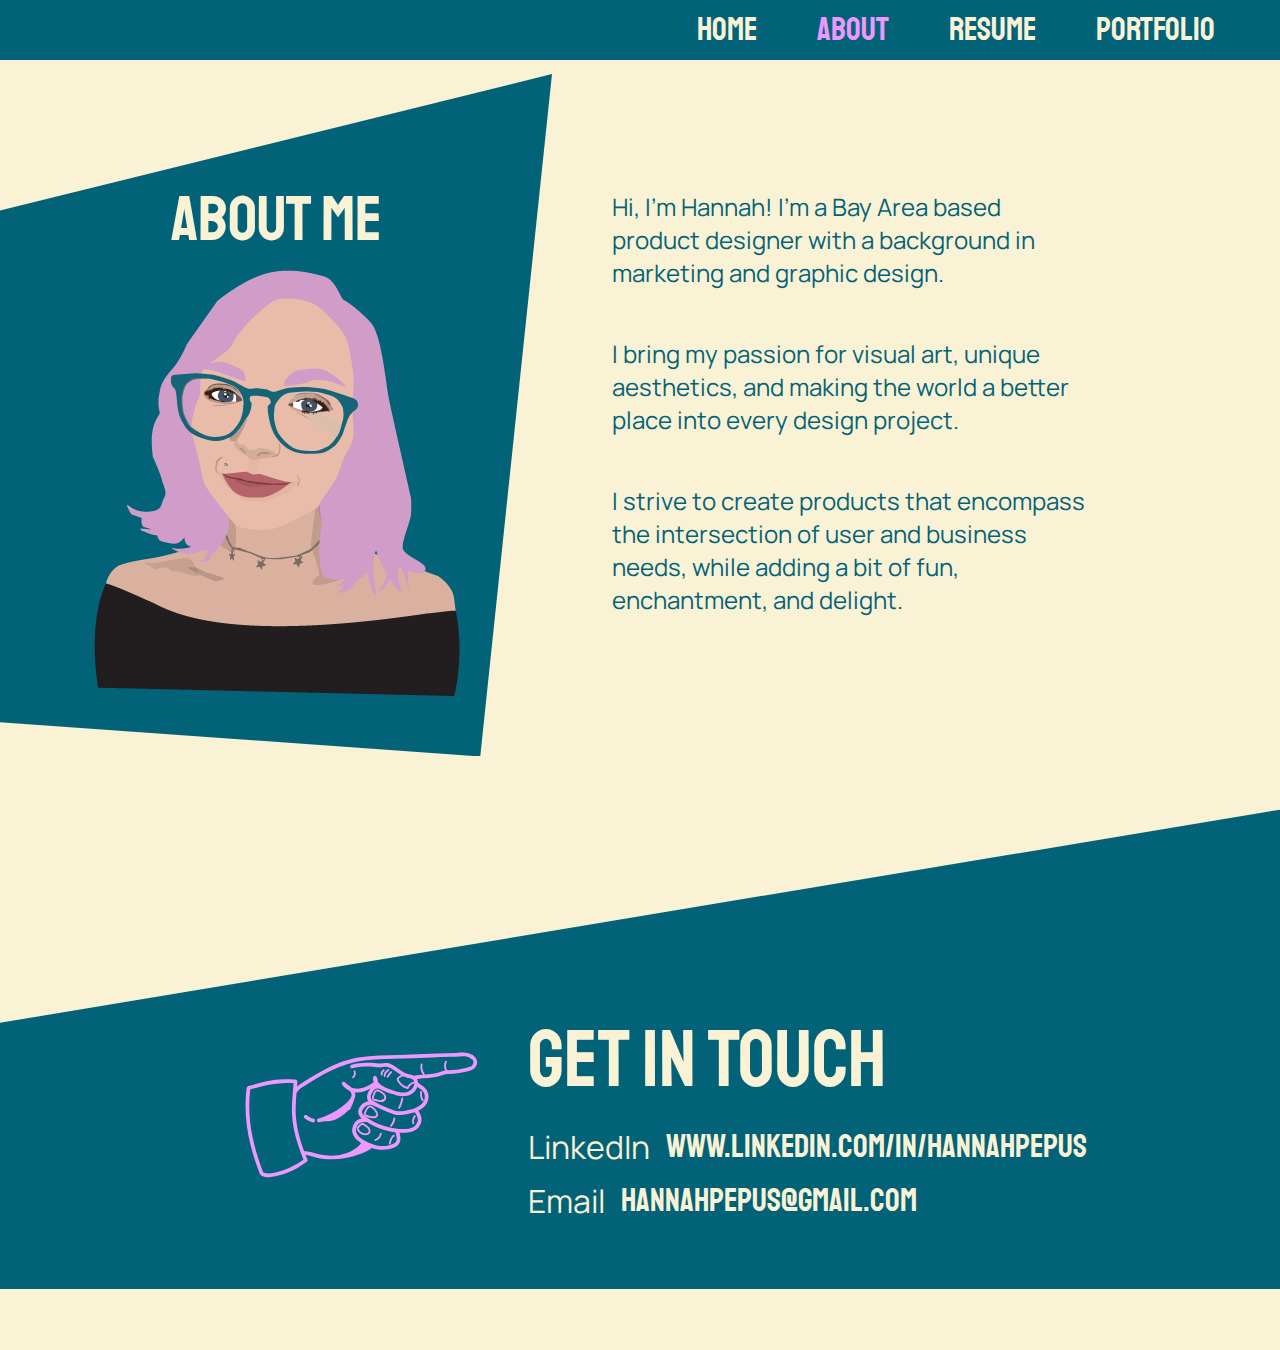
<file: about.html>
<!DOCTYPE html>
<html lang="en">
<head>
    <meta charset="UTF-8">
    <meta name="viewport" content="width=device-width, initial-scale=1.0">
    <title>About</title>
    <link rel="stylesheet" href="styles.css">
</head>
<body>
    <!--header id="sticky-header">
        <div class="menu">
        <div class="spacer"></div>
        <nav>
        <a href=home.html button class="nav-button">HOME</button></a>
        <button class="nav-button-current">ABOUT</button>
        <button class="nav-button">RESUME</button>
        </nav>
        </div>
    </header-->

    <div class="sticky-div" id="sticky-header">
        <div class="menu">
            <div class="spacer"></div>
            <nav>
            <a href=index.html button class="nav-button">HOME</button></a>
            <button class="nav-button-current">ABOUT</button>
            <a href=resume.html button class="nav-button">RESUME</button></a>
            <div class="dropdown">
                <button class="nav-button">PORTFOLIO</button>
                <div class="dropdown-content">
                    <a href="iCoach.html">iCoach</a>
                    <a href="SoundCloud.html">SoundCloud</a>
                    <a href="OliverTutorMe.html">OliverTutor.Me</a>
                </div>
            </div>
            </nav>
        </div>
    </div>

    <div class="about-top-section">
    
        <div class="about-header-container">
            <div class="spacer"></div>
            <h1>About Me</h1>
            <img src="hannah_headshot_vector_update.png" alt="vector illustration of hannah pepus">
        </div>

        <div class="about-body-container">   
        <p class="large-padding">Hi, I’m Hannah! I’m a Bay Area based product designer with a background in marketing and graphic design.</p>
        <p class="large-padding">I bring my passion for visual art, unique aesthetics, and making the world a better place into every design project.</p>
        <p class="large-padding">I strive to create products that encompass the intersection of user and business needs, while adding a bit of fun, enchantment, and delight.</p>
        </div>
    
    </div>

   <!-- ADD BACK IN LATER
    <div class="about-bottom-section">
    
        <div class="about-bottom-left">
            <h2>Things I Love</h2>
            <p>Exploring the world</p>
            <p>Hiking with my dog, Bugsy</p>
            <p>Going to concerts and festivals</p>
            <p>Creating digital art for my Etsy shop</p>
            <p>Cooking (and eating)</p>
        </div>
    
        <div class="about-bottom-center">
            <div class="about-bottom-topcenter"> 
                <h2>Latest Top Adventures</h2>  
                <p>Swimming in a bioluminescent bay and snorkeling with a sea turtle in Puerto Rico</p>
            </div>
        
            <div class="about-bottom-bottomcenter"> 
                <h2>Favorite food</h2>  
                <p>Sushi</p>
            </div>
        </div>

        <div class="about-bottom-right"> 
            <h2>Places I've Lived</h2>  
            <p>Silver Spring, MD</p>
            <p>Myrtle Beach, SC</p>
            <p>Syracuse, NY</p>
            <p>Oakland, CA</p>
        </div>

    </div>
    ---------------------------------->

        <footer>
            <div class="footer-content">
                <img src="Hannah_Portfolio_Hands-getintouch.svg" class="hand-getintouch" alt="Illustration of hand pointing">    
                <div class="footer-text">
                    <h2>Get in Touch</h2>
                    <div class="contact-info linkedin-info">
                        <p>LinkedIn</p>
                        <a href="https://www.linkedin.com/in/hannahpepus/">www.linkedin.com/in/hannahpepus</a>
                    </div>
                    <div class="contact-info email-info">
                        <p>Email</p>
                        <a href="mailto:hannahpepus@gmail.com">hannahpepus@gmail.com</a> 
                    </div>    
                </div>
            </div>
        </footer>

    <link href='https://fonts.googleapis.com/css?family=Staatliches' rel='stylesheet'>
    <link href='https://fonts.googleapis.com/css?family=Manrope' rel='stylesheet'>
</body>
</html>
</file>
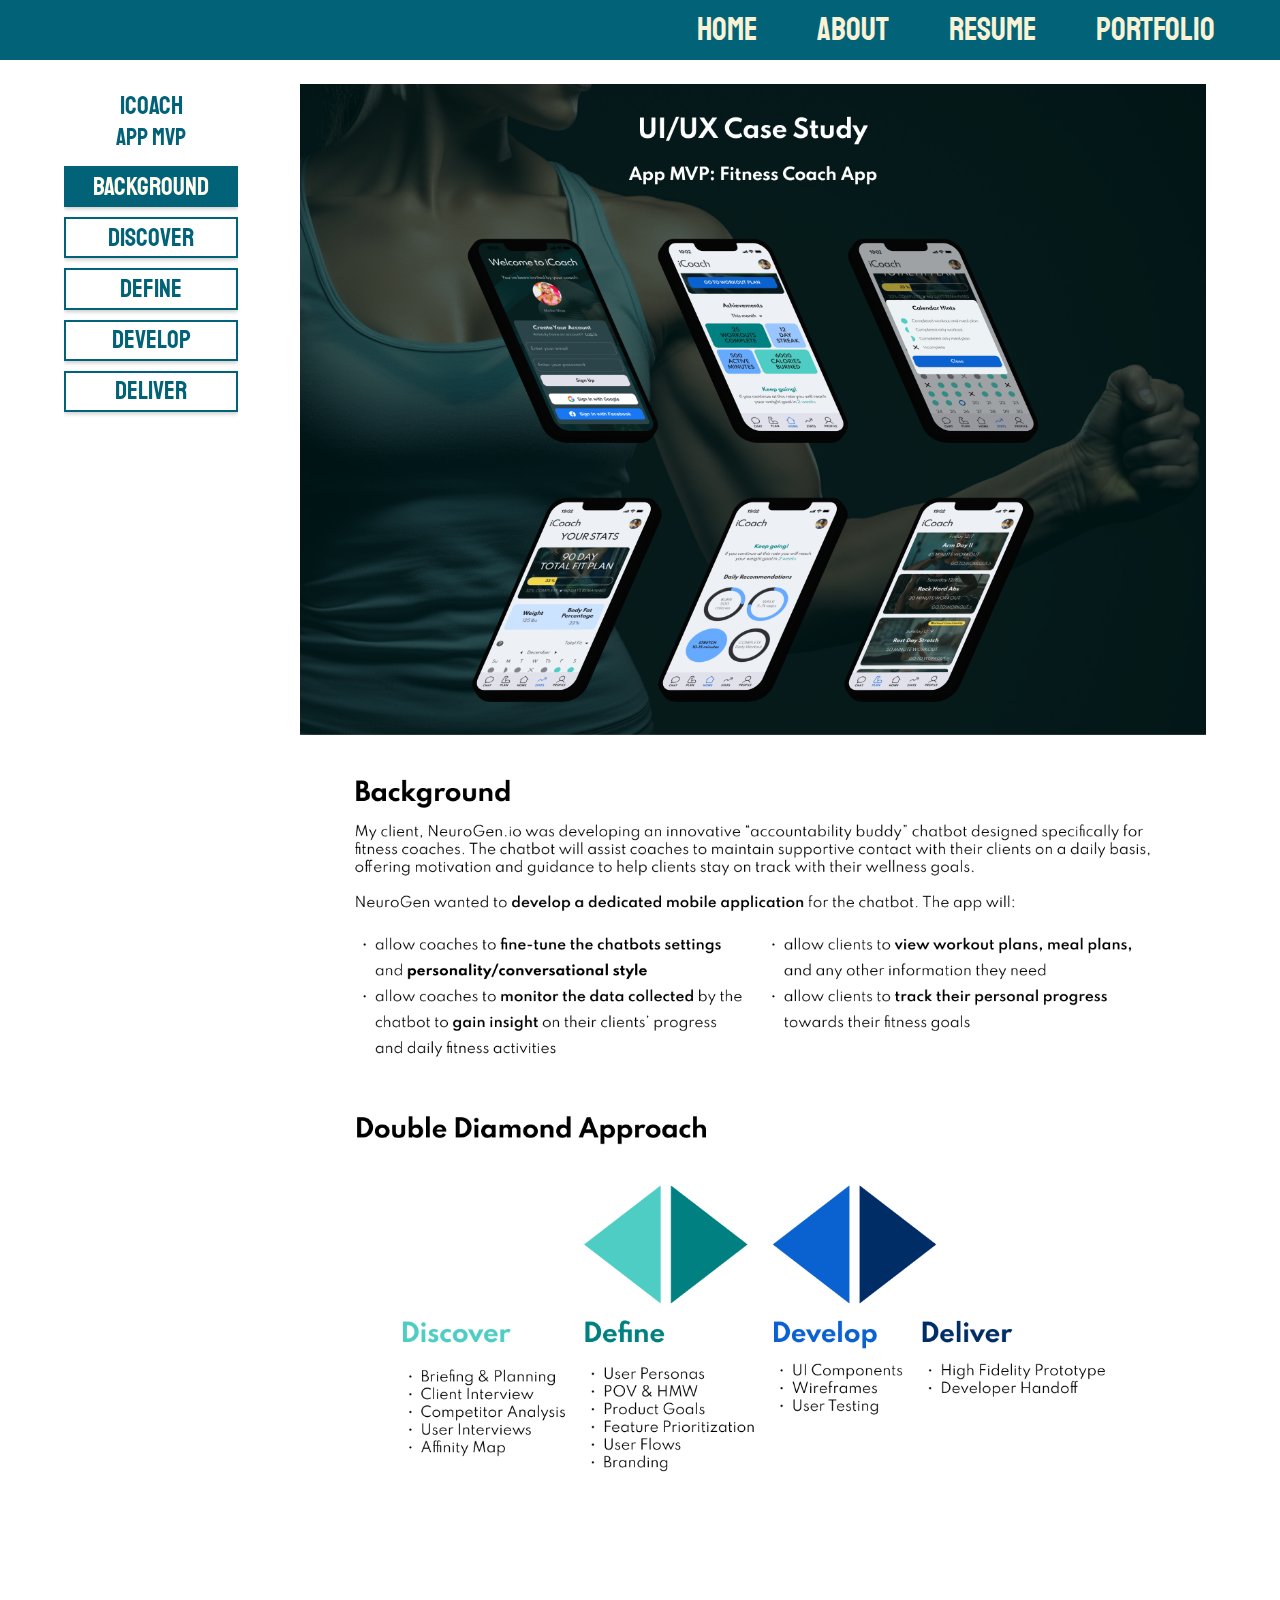
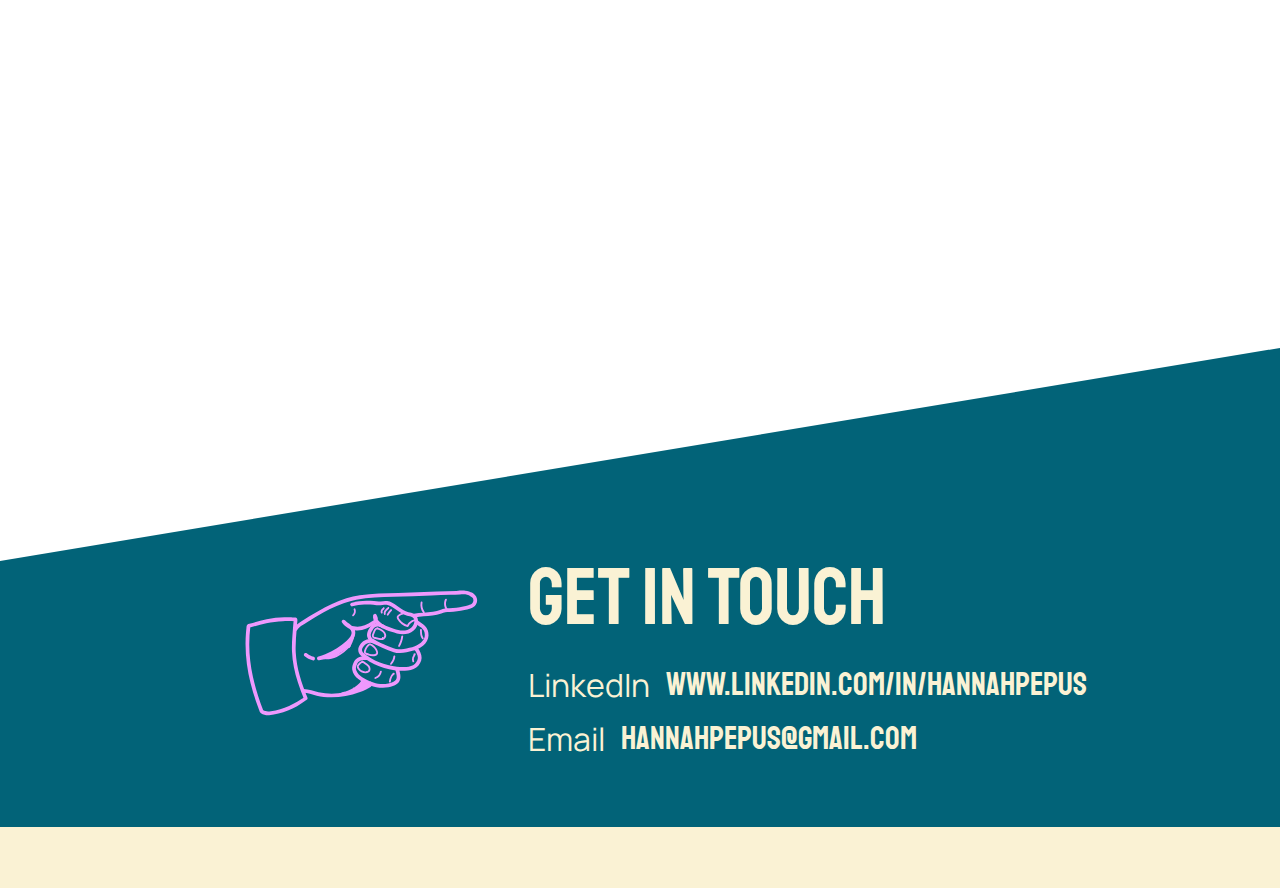
<file: iCoach.html>
<!DOCTYPE html>
<html lang="en">
<head>
    <meta charset="UTF-8">
    <meta name="viewport" content="width=device-width, initial-scale=1.0">
    <title>iCoach</title>
    <link rel="stylesheet" href="styles.css">
</head>
<body class="project-page">
    
    <div class="sticky-div" id="sticky-header">
        <div class="menu">
            <div class="spacer"></div>
            <nav>
            <a href=index.html button class="nav-button">HOME</button></a>
            <a href=about.html button class="nav-button">ABOUT</button></a>
            <a href=resume.html button class="nav-button">RESUME</button></a>
            <div class="dropdown">
                <button class="nav-button">PORTFOLIO</button>
                <div class="dropdown-content">
                    <a href="iCoach.html">iCoach</a>
                    <a href="SoundCloud.html">SoundCloud</a>
                    <a href="OliverTutorMe.html">OliverTutor.Me</a>
                </div>
            </div>
            </nav>
        </div>
    </div>


    <!-- <div>
        <img src="icoach-Intro.png" alt="preview of icoach prototype screens">
    </div> -->
    
    <div class="wrapper">
        <div class="tabs-container">

            <div class="project-page-title">
                <h2>iCoach</h2>
                <p>App MVP</p>
            </div>
            
            <div class="tabs">
                <input type="radio" id="Background" name="tab" class="tab-input" checked>
                <label for="Background" class="tab-label">Background</label>
            
                <input type="radio" id="Discover" name="tab" class="tab-input">
                <label for="Discover" class="tab-label">Discover</label>

                <input type="radio" id="Define" name="tab" class="tab-input">
                <label for="Define" class="tab-label">Define</label>

                <input type="radio" id="Develop" name="tab" class="tab-input">
                <label for="Develop" class="tab-label">Develop</label>

                <input type="radio" id="Deliver" name="tab" class="tab-input">
                <label for="Deliver" class="tab-label">Deliver</label>
            </div>
        </div>
        <div class="casestudy-image-container">
            <img src="icoach-Background.png" alt="Background information for iCoach app MVP" class="tab-content Background extra-margin-bottom">
            <img src="icoach-Discover.png" alt="breakdown of the research and analysis for iCoach app MVP" class="tab-content Discover">
            <img src="icoach-Define.png" alt="breakdown of defining the project for iCoach app MVP" class="tab-content Define">
            <img src="icoach-Develop.png" alt="breakdown of developing the iCoach app MVP" class="tab-content Develop">
            <img src="icoach-Deliver.png" alt="mockups of final prototype" class="tab-content Deliver">
        </div>
    </div>
    
    <footer>
        <div class="footer-content">
            <img src="Hannah_Portfolio_Hands-getintouch.svg" class="hand-getintouch" alt="Illustration of hand pointing">    
            <div class="footer-text">
                <h2>Get in Touch</h2>
                <div class="contact-info linkedin-info">
                    <p>LinkedIn</p>
                    <a href="https://www.linkedin.com/in/hannahpepus/">www.linkedin.com/in/hannahpepus</a>
                </div>
                <div class="contact-info email-info">
                    <p>Email</p>
                    <a href="mailto:hannahpepus@gmail.com">hannahpepus@gmail.com</a> 
                </div>    
            </div>
        </div>
    </footer>
    

</body>

<script src="portfolio.js"></script>

<link href='https://fonts.googleapis.com/css?family=Staatliches' rel='stylesheet'>
<link href='https://fonts.googleapis.com/css?family=Manrope' rel='stylesheet'>

</html>
</file>
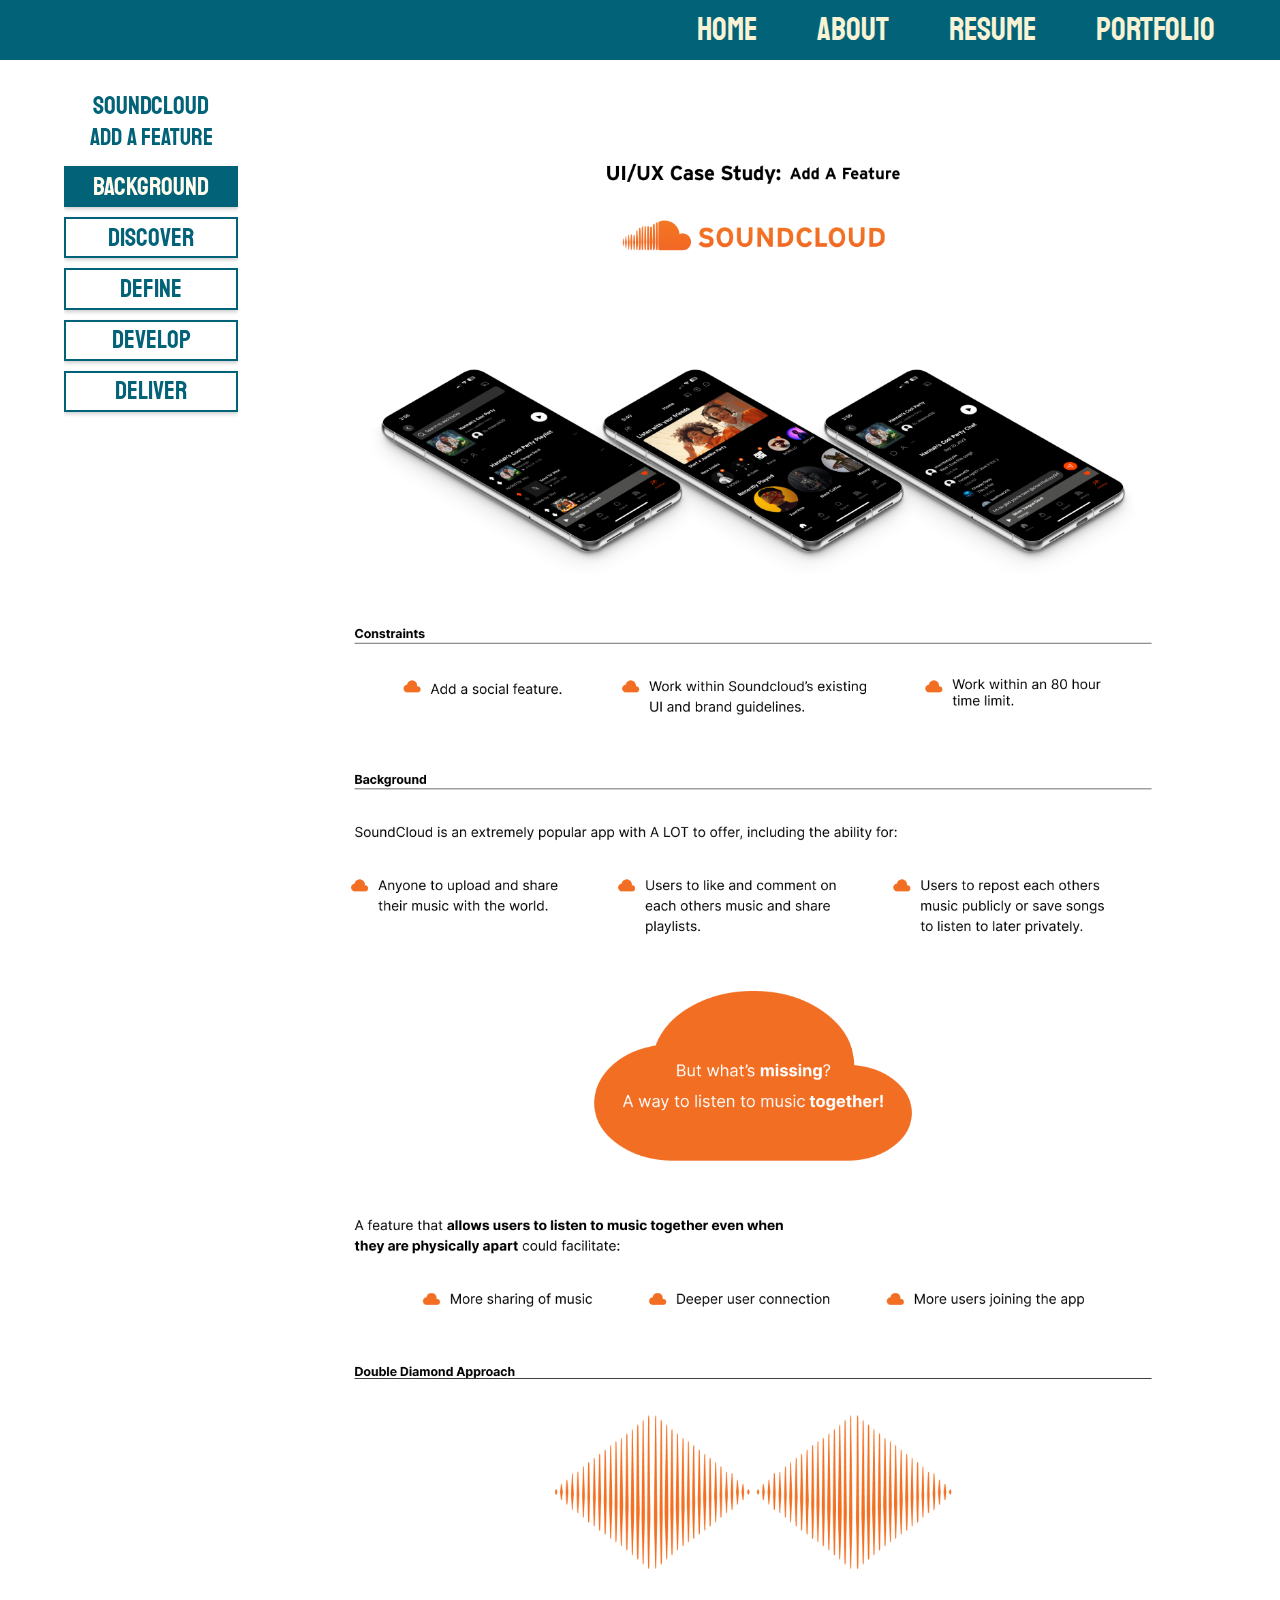
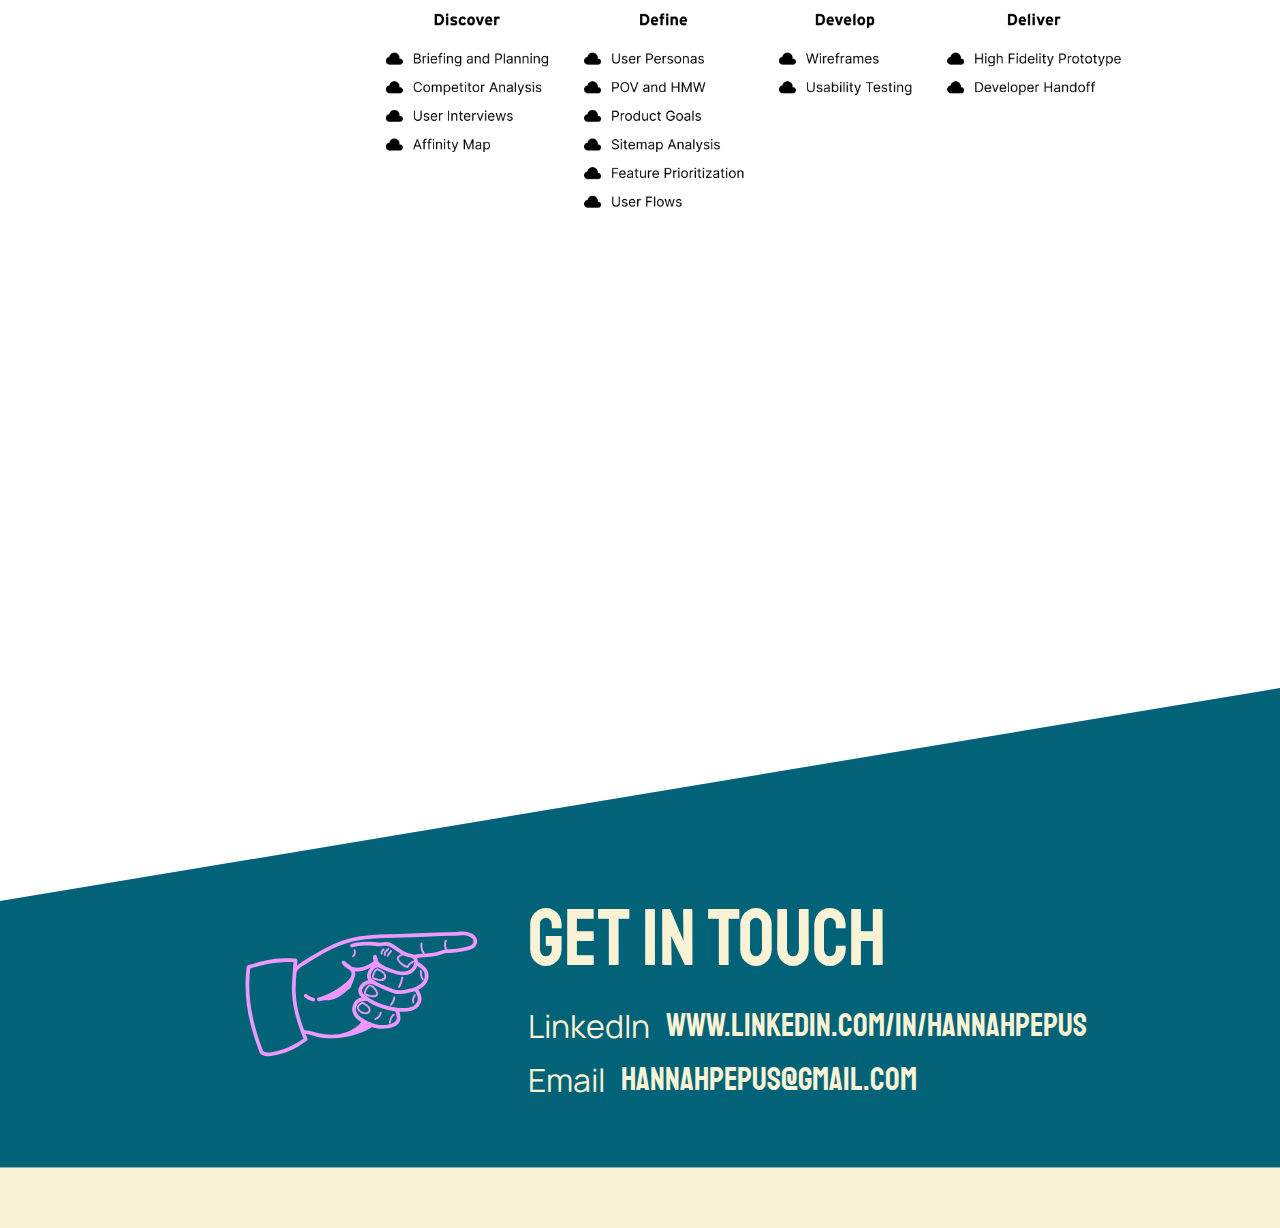
<file: SoundCloud.html>
<!DOCTYPE html>
<html lang="en">
<head>
    <meta charset="UTF-8">
    <meta name="viewport" content="width=device-width, initial-scale=1.0">
    <title>SoundCloud</title>
    <link rel="stylesheet" href="styles.css">
</head>
<body class="project-page">
    
    <div class="sticky-div" id="sticky-header">
        <div class="menu">
            <div class="spacer"></div>
            <nav>
            <a href=index.html button class="nav-button">HOME</button></a>
            <a href=about.html button class="nav-button">ABOUT</button></a>
            <a href=resume.html button class="nav-button">RESUME</button></a>
            <div class="dropdown">
                <button class="nav-button">PORTFOLIO</button>
                <div class="dropdown-content">
                    <a href="iCoach.html">iCoach</a>
                    <a href="SoundCloud.html">SoundCloud</a>
                    <a href="OliverTutorMe.html">OliverTutor.Me</a>
                </div>
            </div>
            </nav>
        </div>
    </div>


    <!-- <div>
        <img src="icoach-Intro.png" alt="preview of icoach prototype screens">
    </div> -->
    
    <div class="wrapper">
    <div class="tabs-container">

        <div class="project-page-title">
            <h2>SoundCloud</h2>
            <p>Add a Feature</p>
            </div>
        
        <div class="tabs">
        <input type="radio" id="Background" class="tab-input" name="tab" checked>
        <label for="Background" class="tab-label">Background</label>
    
        <input type="radio" id="Discover" class="tab-input" name="tab">
        <label for="Discover" class="tab-label">Discover</label>

        <input type="radio" id="Define" class="tab-input" name="tab">
        <label for="Define" class="tab-label">Define</label>

        <input type="radio" id="Develop" class="tab-input" name="tab">
        <label for="Develop" class="tab-label">Develop</label>

        <input type="radio" id="Deliver" class="tab-input" name="tab">
        <label for="Deliver" class="tab-label">Deliver</label>
        </div>
    </div>
    <div class="casestudy-image-container">
        <img src="SoundCloud-background.png" alt="Background information for SoundCloud add a feature" class="tab-content Background extra-margin-bottom">
        <img src="SoundCloud-Discover.png" alt="breakdown of the research and analysis for SoundCloud add a feature" class="tab-content Discover extra-margin-bottom">
        <img src="SoundCloud-Define.png" alt="breakdown of defining the project for SoundCloud add a feature" class="tab-content Define">
        <img src="SoundCloud-develop.png" alt="breakdown of developing the JukeBox feature for SoundCloud" class="tab-content Develop">
        <img src="SoundCloud-deliver.png" alt="images of final prototype" class="tab-content Deliver">
    </div>
    </div>
    
    <footer>
        <div class="footer-content">
            <img src="Hannah_Portfolio_Hands-getintouch.svg" class="hand-getintouch" alt="Illustration of hand pointing">    
            <div class="footer-text">
                <h2>Get in Touch</h2>
                <div class="contact-info linkedin-info">
                    <p>LinkedIn</p>
                    <a href="https://www.linkedin.com/in/hannahpepus/">www.linkedin.com/in/hannahpepus</a>
                </div>
                <div class="contact-info email-info">
                    <p>Email</p>
                    <a href="mailto:hannahpepus@gmail.com">hannahpepus@gmail.com</a> 
                </div>    
            </div>
        </div>
    </footer>
    

</body>

<script src="portfolio.js"></script>

<link href='https://fonts.googleapis.com/css?family=Staatliches' rel='stylesheet'>
<link href='https://fonts.googleapis.com/css?family=Manrope' rel='stylesheet'>

</html>
</file>
<file: styles.css>
body, html {
    /*height: 100%;*/
    margin: 0;
    padding: 0;
    font-family:'Manrope', 'Arial', 'Helvetica', sans-serif;
    font-size: 16px;
    font-weight: 400;
    background-color: #FAF2D4;
}

.project-page {
    background-color: #FFFFFF;
}

/* Sticky Footer + Header */

.content-before {
    min-height: 100vh;
}

.sticky-div {
    background-color: #026378;
    position: -webkit-sticky; /* For Safari */
    position: sticky;
    top: 0;
    padding: 20px;
    z-index: 10;
    margin-top: -50px; 
}

#sticky-header {
    position: -webkit-sticky; /* For Safari */
    position: sticky;
    top: 0;
    background-color:  #026378;
    padding: 0 0;
    z-index: 1000; /* Ensure the header stays on top of other content */
    display: flex;
    justify-content: flex-end;
    /*clip-path: polygon(0 0, 100% 50%, 100% 100%, 0 100%);*/
    z-index: 5;
}

/*dropdown styling*/

/* Dropdown Content */
.dropdown-content {
    display: none;
    position: absolute;
    background-color: #FFFBED;
    min-width: 160px;
    box-shadow: 0px 8px 16px 0px rgba(0,0,0,0.2);
    z-index: 1;
}

/* Show Dropdown Content on Hover */
.dropdown:hover .dropdown-content {
    display: block;
}

/* Dropdown Links */
.dropdown-content a {
    color:#026378;
    padding: 12px 16px;
    text-decoration: none;
    display: block;
    font-size: clamp(.8em, 2.5vw, 2em);
}

/* Change Dropdown Link Color on Hover */
.dropdown-content a:hover {
    background-color:#EE98FD;
    color:#FFFBED;
}

@media (max-width: 768px) {

.dropdown-content {
    min-width: auto;
}
    
.dropdown-content a {
    padding: 5px
}

}

/*end drop down*/



/*#sticky-header::after {
    content: '';
    position: absolute;
    left: 0;
    right: 0;
    top: 0;
    bottom: 0;
    background: #FAF2D4; 
    clip-path: polygon(0% 90%, 55% 9%, 60% 0%, 56% 0%); 
    z-index: -1; 
  }*/

.menu {
    margin-right: 2.75%;
    display: flex;
    flex-direction: row;
}

.logo {
    display: inline-block;
    margin-right: auto;
    color:#FFFBED;
    font-size: 2em;
    font-family:'Staatliches', 'Anton', 'Exo', sans-serif;
    align-items:center;
}

.spacer {
    flex-grow: 1;
}

.menu nav{
    display: flex;
    align-items: center;
}

.nav a {
    margin-left: 48px;
}


/*-------------------------------*/



/* Background polygons */

.hero-div {
    width: 100%;
    /* Adjust height as needed (from 0 to 100vh) Changes height of background polygon! */
    height: 100vh; 
    /*------------*/
    position: relative;
    overflow: hidden; /* Ensure that any content outside the bounds of the div is hidden */
    /*background: hsl(0, 0%, 0%); */ /* The lower color */
    display: flex;
    justify-content: center;
    align-items: center;
    text-align: center;
}

.hero-div::before {
    content: '';
    position: absolute;
    top: 0;
    left: 0;
    width: 100%;
    height: 100%;
    background: #026378; /* The upper color */
    clip-path: polygon(0 0, 100% 10%, 100% 90%, 0 100%); /* Adjust these points to match the angle of your image */
    /*clip-path: polygon(0 0, 100% 10%, 100% 90%, 0 100%);*/
    /*box-shadow: 0 8px 0 0 #000;*/
    z-index: 1;
}

.hero-div::after {
    content: '';
    position: absolute;
    top: calc(100% - 10px); /* Offset by the thickness of the desired stroke */
    left: 0;
    width: 100%;
    height: 100%;
    background: transparent;
    clip-path: polygon(0 0, 100% 10%, 100% 90%, 0 100%);
    border-bottom: 10px solid #FAF2D4; /* This creates a border that simulates a stroke */
    z-index: 2; /* Make sure it is above the hero-div content */
}


/*-------------------------------*/

/* Welcome: landing page */

/*
.header-container h1 {
    font-size: 8em; Large text for the welcome message
    color: #FAF2D4;
    font-family:'Staatliches', 'Anton', 'Exo', sans-serif;
    font-style: normal;
    font-weight: 400;
    line-height: 110%
}

.subheader-container h1 {
    margin-top: 10px;
    font-size: 8em; Large text for the welcome message
    color: #FAF2D4;
    font-family:'Staatliches', 'Anton', 'Exo', sans-serif;
    font-style: normal;
    font-weight: 400;
    line-height: 110%
}
*/

.welcome-container {
    width: 100%;
    /*height: 1200px;*/
    flex-shrink: 0;
    color: #FAF2D4;
    display: flex;
    flex-direction: column; 
    justify-content: center;
    align-items: center;
    text-align: left;
    z-index: 2;
    /*background-image: url('heroshape.png');
    background-size: cover;
    background-position: center;*/
}

.header-container h1 {
    /* responsive font-size, min, value, max */
    font-size: clamp(4em, 8vw, 8em); /* 8vw = 8% of view width */
    color: #FAF2D4;
    font-family:'Staatliches', 'Anton', 'Exo', sans-serif;
    font-style: normal;
    font-weight: 400;
    line-height: 110%
    margin-bottom: 30px;
}

.subheader-container h1 {
    /* responsive font-size, min, value, max */
    font-size: clamp(4em, 8vw, 8em); /* 8vw = 8% of view width */
    color: #FAF2D4;
    font-family:'Staatliches', 'Anton', 'Exo', sans-serif;
    font-style: normal;
    font-weight: 400;
    line-height: 110%
}

.header-container, .subheader-container {
    margin-left: 5%;
    margin-right: 5%;
    display: flex;
    align-items: center;
    justify-content: center;
    z-index: 2;
}

.header-container {
    margin-left: 12%;
}

/*.header-container {
    margin-left: 500px;
    margin-right: 340px;
    display: flex;
    align-items: center;
    flex-direction: row;
    z-index: 2;
    justify-content: center;
}

.subheader-container {
    margin-left: 500px;
    margin-right: 340px; 
    z-index: 2;
    justify-content: center;
}*/


.about-section {
   margin-left: 10%;
   margin-right: 10%;
   margin-top: 60px;
   display: flex;
   align-items: center;
   flex-direction: row;;
}

.about-section-text {
    margin-right: 0px;
    flex: 2;
}

/* mini shows up between h3s on small screens */
.scrolldown-hand-mini {
    display: none; /* Hide on large screens */
}

.scrolldown-hand {
    min-width: 20%;
    max-width: 28%;
    height: auto;
    flex: 1;
}

.scrolldown-hand-mini img {
    max-width: 50%;
    height: auto;
}

.welcome-hand {
    width: 20vw; /* 20% of the viewport width (i.e. 20% of screen width) */
    height: auto;
    min-width: 175px;
    max-width: 300px;
    transform: scaleX(-1) rotate(-11deg);
}

/* Responsive adjustments */
/* For tablets or narrow screens */
@media (max-width: 768px) {

    .scrolldown-hand {
        display: none;
    }

    .scrolldown-hand-mini {
        display: flex;
        justify-content: center; /* Horizontal centering */
        align-items: center; /* Vertical centering */
        width: 100%;
        height: auto; 
    }

    .about-section {
        margin-left: 5%;
        margin-right: 5%;
    }

    .about-section-text h3 {
        margin-top: 0px;
        margin-bottom: 0px;
    }

}

/* For Phones */
@media (max-width: 480px) {
    .header-container {
        flex-direction: column;
        margin-left: 0;
    }

    .header-container h1 {
        margin-bottom: 10%;
    }
}

@media (max-width: 380px) {
    .subheader-container h1 {
        font-size: clamp(3em, 8vw, 8em); /* 8vw = 8% of view width */
    }
}
/*------------------------*/

h1 {
    color: #FAF2D4;
    font-family:'Staatliches', 'Anton', 'Exo', sans-serif;
    font-style: normal;
    font-weight: 400;
    line-height: 110%
}

h2 {
    font-size: 5em;
    font-weight: 400;
    font-family:'Staatliches', 'Anton', 'Exo', sans-serif;
}   

h3 {
    /*font-size: 2.9em;*/
    font-size: clamp(0.5em, 5vw, 2.9em);
    color:#026378;
    font-weight: 200;
    font-family:'Staatliches', 'Anton', 'Exo', sans-serif;
}

p {
    font-size: 2em;
    font-family:'Manrope', 'Arial', 'Helvetica', sans-serif;
    /*margin-top: -20px; *//* Adjust spacing between welcome message and subtitle */
}

a {
    color:#FAF2D4;
    font-family:'Staatliches', 'Anton', 'Exo', sans-serif;
    /*font-size: 2em;*/
    text-decoration: none;
}

a:hover {
    color:#EE98FD
}

.large-padding {
   /* padding: 20px;*/
   font-size: clamp(.75em, 2vw, 1.5em);
}


.main-content {
    flex: 1;
   
}

/* Spotlight projects */

.project-containers-section {
    padding: 80px;
    gap: 100px;
}
.project-container {
    /*height: 50%;*/
    height: 500px;
    position: relative;
    display: flex;
    flex-direction: row;
    align-items: center;
    max-height: 50%;
    /*overflow-y: auto;*/

    margin-top: 20px;
    margin-left: 20px;
    margin-right: 20px;
    padding-top: 60px;
    padding-left: 60px;
    padding-right: 60px;

    /* Add spacing between project containers */
    margin-bottom: 5%;

   /* border-radius: 9px;*/
    background-color: #FFFBED;
    color: black;
    box-shadow: 0px 4px 4px 0px rgba(0, 0, 0, 0.12);
    /*z-index: 1;*/

    /* Other styling for project containers */
}

.project-description {
    flex: 1;
    margin-bottom: 20px;
    /*margin-right: 20%;*/
}

.project-description h2 {
    /*font-size: 5em;*/
    /* responsive font-size, min, value, max */
    font-size: clamp(1em, 6vw, 5em); /* 8vw = 8% of view width */
    margin-bottom: 0%;
}

.project-description p {
    /*font-size: 2em;*/
    /* responsive font-size, min, value, max */
    font-size: clamp(0.5em, 3vw, 2em); /* 8vw = 8% of view width */
    margin-top: 0%;
}

.image-container {
    flex: none; /* Do not allow the image container to grow or shrink */
    width: 35%; /* Set a fixed width for the image container */
    height: 100%; /* Set a fixed height for the image container */
    overflow-y: auto; /* Enable vertical scrolling */
    margin-left: 1rem; /* Add some space between the description and the image */
}
.project-image {
    width: 100%; /* The image will fill the container's width */
    height: auto; /* The image will maintain its aspect ratio */
    filter: grayscale(100%);
    transition: filter 0.3s;
  }

/*.project-image {
    position: absolute;
    right: 10%;
    top: 5%;
    height: 80%;
    margin-bottom: 10%;
    width: 25%;
    height: auto;
    margin-left: 2rem;
    object-fit: cover;
    filter: grayscale(100%);
    transition: filter 0.1s;
    z-index: 1;
}*/

.project-container:hover .project-image {
    filter: none; 
}

/* Media query for smaller screens */
@media (max-width: 768px) {

    .project-containers-section {
        padding: 30px;
    }

    .project-container {
      flex-direction: column; /* Stack children on top of each other */
      text-align: center; /* Center text when stacked */
      height: auto;
      margin-top: auto;
      padding: 5%;
      margin-left: 0;
      margin-right: 0;
    }
  
    .project-image {
        /*max-width: 100%; Image takes full width 
        margin-left: 0; Reset left margin 
        margin-top: 1rem; Space between text and image when stacked */
        display: none;
    }
}

#soundcloud-project:hover {
   /* background-color: #F27322; */
   color:#EE98FD;
}

#iCoach-project:hover {
    /* background-color: #008080; */
    color:#EE98FD;

}

#OliverTutor-project:hover {
    /*background-color: #A7FFD5; */
    color:#EE98FD;
}

#GratefulSpace-project:hover {
    background-color: #5EBBC8;
}

/*-----------------------------*/

.nav-button {
    background-color: transparent;
    color: #FAF2D4;
    border: none;
    font-family:'Staatliches', 'Anton', 'Exo', sans-serif;
    font-size: clamp(1em, 2.5vw, 2em);
    font-style: normal;
    font-weight: 400;
    padding: 10px 20px;
    margin: 0 10px;
    cursor: pointer;
    border-radius: 5px;
    transition: color 0.3s ease;
}

.nav-button-current {
    background-color: transparent;
    color: #EE98FD;
    border: none;
    font-family:'Staatliches', 'Anton', 'Exo', sans-serif;
    font-size: clamp(1em, 2.5vw, 2em);
    font-style: normal;
    font-weight: 400;
    padding: 10px 20px;
    margin: 0 10px;
    cursor: pointer;
    border-radius: 5px;
    transition: color 0.3s ease;
}


.nav-button:hover {
    color: #EE98FD;
}


@media (max-width: 768px) {

.nav-button {
    padding: 10px 0px;
}

.nav-button-current {
    padding: 10px 0px;
}

}
/* About Page Specific styling begins here */

.about-header-container {
    width: 40%;
    height: auto;
    flex-shrink: 0;
    /*background-image: url('about_header_container_shape_shorter.png');*/
    display: flex;
    flex-direction: column; 
    justify-content: space-between;
    align-items: center;
    text-align: right;
    background-size: cover;
    background-position: center;
    margin-top: 5%;
    padding: 20px;
    position: relative;
    z-index: 0;
    /*clip-path: polygon(0% 0%, 100% 0%, 100% 100%, 0% 100%);*/
}

.about-header-container::after {
    content: "";
    position: absolute;
    top: 0;
    left: 0;
    right: 0;
    bottom: 0;
    background-color: #026378;
    clip-path: polygon(0% 20%, 100% 0%, 87% 100%, 0% 95%);
}

.about-header-container img {
    width: auto;
    max-height: auto;
    flex: 4;
    margin-top: 10px;
    margin-bottom: 40px;
    z-index: 2 ;
}

.about-header-container h1 {
    flex:1;
    font-size: clamp(3em, 5vw, 5em);
    margin-bottom: 0px;
    margin-top: 90px;
    z-index: 2;
}

.about-body-container {
    width: 50%;
    height: auto;
    display: flex;
    flex-direction: column;
    justify-content: center;
    align-items: center;
    color: #026378;
    margin: 60px;
    margin-right: 15%;
    margin-top: 100px;
    flex: 2;

}

.about-top-section {
    width: 100%;
    height: auto;
    display: flex;
    flex-direction: row;
    justify-content: center;
    align-items: center;
}

.about-bottom-section {
    width: auto;
    height: auto;
    margin-left: 40px;
    margin-right: 40px;
    margin-top: 20px;
    display: flex;
    flex-direction: row;
    justify-content: space-between;
    align-items: flex-start;
    color:#026378
}

.about-bottom-section h2 {
    font-size: clamp(2em, 2.5vw, 3em);
}

.about-bottom-section p {
    font-size: clamp(1em, 2.5vw, 1.5em);
}

.about-bottom-center {
    display: flex;
    flex-direction: column;
    flex: 1;
}

.about-bottom-left {
    flex: 1;
}

.about-bottom-right {
    flex: 1;
}

@media (min-width: 768px) and (max-width: 1200px) {

.about-header-container img {
    width: 75%;
}

}

@media (max-width: 768px) {
    .about-header-container {
        width: 89%; /* Stacks the containers on smaller screens */
        margin: 20px; /* Adjust spacing for a stacked layout */
        margin-left: 0px;
        margin-right: auto;
    }

    .about-header-container img {
        width: 50%;
    }

    .about-body-container {
        margin: 5% 15%;
        width: auto;
    }

    .about-top-section {
        flex-direction: column; /* Changes the layout to a column for stacking */
    }
    .about-bottom-section {
        flex-direction: column;
        align-items: center; /* Center-align items for a more balanced look */
        margin: 20px; /* Adjust margins as needed for smaller screens */
    }

    .about-bottom-left, .about-bottom-center, .about-bottom-right {
        margin-right: 0; /* Remove right margin on smaller screens */
        width: 100%; /* Make each section take full width to utilize space */
    }
}

/* case study pages */

.wrapper {
    display: flex;
}

.tabs-container {
    /*width: 100%;*/
    width: 20%;
    margin-top: 5%;
    margin-left: 5%;
    margin-right: 2%;
    display: block;
    position: sticky;
    top: 10%; /* Stick to the top of the viewport */
    height: 100vh;
    overflow-y: auto;
    
}

/* Hide checkbox inputs */
.tab-input {
    display: none; /* Hide checkbox inputs */
    position: fixed; /* Position fixed to keep them at the top */
} 

/* Style tabs */
.tab-label {
    display: block;
    cursor: pointer;
    padding: 1.5% 8%;
    font-family:'Staatliches', 'Anton', 'Exo', sans-serif;
    font-size: clamp(1em, 2vw, 2em);
    color:#026378;
    background-color: #FFFFFF;
    border: 2px solid #026378;
    text-align: center;
    /*border-bottom: 1px solid #026378;
    border-top: 1px solid #026378; */
    margin-bottom: 10px;
    box-shadow: 0px 2px 4px rgba(0, 0, 0, 0.2); /* Subtle drop shadow */
}

.tab-label:hover {
    color:#EE98FD;
    border-color: #EE98FD;
}

/* Style tab contents */
.tabs {
    margin-top: 8%;
    display: block;
    align-items: center;
    width: 100%;
}

/* Show tab content when checkbox is checked */
.tab-input:checked + .tab-label + .tab-content {
    display: block;
}

.casestudy-image-container {
    flex-grow: 1;
    margin-top: 5%;
    margin-left: 2%;
    margin-right: 5%;
    overflow-y: auto;
    padding: 10px;
}

.casestudy-image-container img {
    width: 100%;
}

.project-page-title {
    width: 100%;
}

.project-page-title p {
    margin: 0;
    text-align: center;
    color:#026378;
    font-family:'Staatliches', 'Anton', 'Exo', sans-serif;
    font-size: clamp(0.75em, 2vw, 1.5em);
}

.project-page-title h2 {
    margin: 0;
    text-align: center;
    color:#026378;
    font-size: clamp(1em, 2vw, 2.5em);
}

/* Update to change the color of the checked label */
.tab-input:checked + .tab-label {
    background-color: #026378; /* Checked tab color */
    color: #FFFBED;
}

.tab-input:checked + .tab-label:hover {
    border-color:#026378;
}

/* Reset the display of all images to none */
/*.casestudy-image-container .tab-content {
    display: none;
    width: 100%;
}*/

.casestudy-image-container .Discover,
.casestudy-image-container .Define,
.casestudy-image-container .Develop,
.casestudy-image-container .Deliver {
    display: none;
}

/* Show the corresponding image when the radio button is checked */
#Background:checked ~ .casestudy-image-container .Background,
#Discover:checked ~ .casestudy-image-container .Discover,
#Define:checked ~ .casestudy-image-container .Define,
#Develop:checked ~ .casestudy-image-container .Develop,
#Deliver:checked ~ .casestudy-image-container .Deliver {
    display: block;
}


/* Misc. Extras and Adjustments */

.extra-margin-bottom {
    margin-bottom: 40%;
}


/* Responsive design */

@media (min-width: 768px) and (max-width: 1100px) {
    .tabs-container {
        width: 20%;
        margin-top: 10%;
    }

    .casestudy-image-container {
        width: 100%;
        margin-top: 10%;
    }
}

@media (min-width: 476px) and (max-width: 768px) {
    .wrapper {
        flex-direction: column;
        margin-right: 1%;
        margin-left: 1%;
    }
    
    .tabs-container{
        display: flex;
        flex-direction: row;
        align-items: center;
        justify-content: flex-start;
        width: 99%;
        height: 20%;
        background-color: #FFFFFF;
        margin-top: 5%;
        margin-left: 1%;
        top: 4%;
        overflow-x: auto; /* Enable horizontal scrolling */
        overflow-y: hidden; /* Hide vertical scrollbar */
        -webkit-overflow-scrolling: touch; /* Enable smooth scrolling on iOS devices */
        padding-top: 1.5%;
        padding-bottom: 1.5%;
        z-index: 1;
    }

     .extra-margin-bottom {
        margin-bottom: 10px;
    }

    .project-page-title {
        padding: 3%;
        margin-left: 0;
        position: sticky;
        left: 0;
        background-color: #FFFFFF;
        width: auto;
    }

    .project-page-title p {
        text-align: left;
    }

    .project-page-title h2 {
        text-align: left;
    }

    .tabs {
        display: flex;
        flex-direction: row;
        margin-top: 0;
        width: auto;
        padding: 3%;
    }

    .tab-label {
        margin-right: 3%;
        padding: 2% 2%;
        margin-bottom: 0;
    }

    .casestudy-image-container {
        width: auto;
        margin-left: 0;
        margin-right: 0;
        margin-top: 0px;

    }   

    .casestudy-image-container img {
        width: 100%;
    }

}

@media (max-width: 476px) {

    .wrapper {
        flex-direction: column;
        margin-right: 1%;
        margin-left: 1%;
    }

    .tabs-container{
        display: flex;
        flex-direction: row;
        align-items: center;
        justify-content: flex-start;
        width: 99%;
        height: 20%;
        background-color: #FFFFFF;
        margin-top: 15%;
        margin-left: 1%;
        top: 4%;
        overflow-x: auto; /* Enable horizontal scrolling */
        overflow-y: hidden; /* Hide vertical scrollbar */
        -webkit-overflow-scrolling: touch; /* Enable smooth scrolling on iOS devices */
        padding-top: 1.5%;
        padding-bottom: 1.5%;
        z-index: 1;
          }

    .extra-margin-bottom {
        margin-bottom: 10px;
    }

    .project-page-title {
        padding: 3%;
        margin-left: 0;
        position: sticky;
        left: 0;
        background-color: #FFFFFF;
        width: auto;
    }

    .project-page-title p {
        text-align: left;
    }

    .project-page-title h2 {
        text-align: left;
    }

    .tabs {
        display: flex;
        flex-direction: row;
        margin-top: 0;
        width: auto;
        padding: 3%;
    }

    .tab-label {
        margin-right: 3%;
        padding: 2% 2%;
        margin-bottom: 0;
    }

    .casestudy-image-container {
        width: auto;
        margin-left: 0;
        margin-right: 0;

    }

    .casestudy-image-container img {
        width: 100%;
    }
}
/*-----------------------*/

/*resume page*/

.resume-container {
    margin-top: 7%;
    display: flex;
    align-items: flex-start;
    justify-content: center;
}

.resume-image {
    display: block;
    align-items: center;
    justify-content: center;
    margin-left: 20%;
    width: auto;
    max-width: 80%;
    height: auto;
}

.download-button {
    background-color:#FFFBED;
    padding: 5px 30px;
    margin-left: 7%;
    margin-right: 5%;
    font-family:'Staatliches', 'Anton', 'Exo', sans-serif;
    font-size: clamp(1em, 5vw, 1.75em);
    box-shadow: 0px 2px 4px rgba(0, 0, 0, 0.2); /* Subtle drop shadow */
    text-align: center;
    white-space: nowrap;
}

.download-button a {
    color:#026378;
}

.download-button a:hover {
    color:#EE98FD;
}

/*resume page mobile styling*/

@media (max-width: 768px) {
    .resume-image {
        max-width: 100%;
        margin-left: 0;
    }

    .resume-image img {
        max-width: 100%;
    }

    .resume-container {
        flex-direction: column;
        margin-top: 15%;
        margin-left: 5%;
        margin-right: 5%;
        align-items: center;
    }

    .download-button {
        margin: 5%;
    }
}

/*scroll bar styling*/

/*IMAGE CONTAINER SCROLL BARS*/

/* For WebKit browsers (Chrome, Safari) */
.image-container::-webkit-scrollbar {
    width: 12px; /* Width of the scrollbar */
}

.image-container::-webkit-scrollbar-track {
    background: #FFFBED; /* Background color of the scrollbar track */
}

.image-container::-webkit-scrollbar-thumb {
    background: BLACK; /* Color of the scrollbar thumb */
}

.image-container::-webkit-scrollbar-thumb:hover {
    background:#EE98FD; /* Color of the scrollbar thumb on hover */
}

/* For Firefox */
.image-container {
    scrollbar-width: auto; /* Width of the scrollbar */
    scrollbar-color: black #FFFBED; /* Color of the scrollbar thumb and track */
}

/* For Microsoft Edge and IE */
.image-container {
    -ms-overflow-style: none; /* Hides the scrollbar */
    scrollbar-width: thin; /* Width of the scrollbar */
    scrollbar-color:black #FFFBED; /* Color of the scrollbar thumb and track */
}

/*CASE STUDY PAGE TABS CONTAINER SCROLLBARS*/

.tabs-container::-webkit-scrollbar {
    width: 12px; /* Width of the scrollbar */
}

.tabs-container::-webkit-scrollbar-track {
    background: #FFFFFF; /* Background color of the scrollbar track */
}

.tabs-container::-webkit-scrollbar-thumb {
    background:#026378; /* Color of the scrollbar thumb */
}

.tabs-container::-webkit-scrollbar-thumb:hover {
    background:#EE98FD; /* Color of the scrollbar thumb on hover */
}

/* For Firefox */
.tabs-container {
    scrollbar-width: auto; /* Width of the scrollbar */
    scrollbar-color: #026378 #FFFFFF; /* Color of the scrollbar thumb and track */
}

/* For Microsoft Edge and IE */
.tabs-container {
    -ms-overflow-style: none; /* Hides the scrollbar */
    scrollbar-width: thin; /* Width of the scrollbar */
    scrollbar-color:#026378 #FFFFFF; /* Color of the scrollbar thumb and track */
}

/*ENTIRE PAGE SCROLLBARS*/

html::-webkit-scrollbar {
    width: 12px; /* Width of the scrollbar */
}

html::-webkit-scrollbar-track {
    background: #FFFBED; /* Background color of the scrollbar track */
}

html::-webkit-scrollbar-thumb {
    background:#026378; /* Color of the scrollbar thumb */
}

html::-webkit-scrollbar-thumb:hover {
    background:#EE98FD; /* Color of the scrollbar thumb on hover */
}

/* For Firefox */
html {
    scrollbar-width: auto; /* Width of the scrollbar */
    scrollbar-color: #026378 #FFFBED; /* Color of the scrollbar thumb and track */
}

/* For Microsoft Edge and IE */
html {
    -ms-overflow-style: none; /* Hides the scrollbar */
    scrollbar-width: auto; /* Width of the scrollbar */
    scrollbar-color:#026378 #FFFBED; /* Color of the scrollbar thumb and track */
}




/*-----------------------*/

/* Footer content */ 

footer {
    /*position: fixed;*/
    left: 0;
    bottom: 0;
    width: 100%;
    height: 50%; /* Adjust height as needed */
    display: flex;
    justify-content: center;
    align-items: center; /* Center content vertically */
    align-items: flex-start; /* Adjust alignment to fit the slanted edge */
    background-color: #026378; /* Placeholder color, adjust as needed */
    clip-path: polygon(0 50%, 100% 10%, 100% 100%, 0 100%);
    color: #FAF2D4;
    z-index: 100; /* Ensure it's above other content */
}

.footer-content {
    display: flex;
    flex-direction: row;
    align-items: center; /* Center content horizontally */
    justify-content: center; /* Center content vertically */
    text-align: left;
    width: 100%;
    padding: 1em; /* Adjust padding as needed */
    margin-top: 5%;
}

.hand-getintouch {
    margin-left: 15%;
    align-self: start; /* Align SVG to the start of the flex container */
    max-width: 25%; /* Adjust SVG size as needed */
    transform: rotate(-11deg);
    margin-top: 10%;
}

/*.hand-getintouch {
    width: 350px;
    transform: rotate(14deg)
}*/

.footer-text {
    flex: 1;
    display: flex;
    flex-direction: column;
    align-items: flex-start; /* Align text to the start (left) */
    justify-content: center;
    width: 100%; /* Take the full width of its parent */
    margin-left: 1%;
    margin-top: 5%;
}

.footer-text h2 {
    margin-bottom: 10px;
    /* responsive font-size, min, value, max */
    font-size: clamp(1em, 7vw, 5em);
}

.contact-info {
    display: flex;
    align-items: center; /* Align text and link vertically */
}

.contact-info p {
    margin-right: 0.5em; /* Space between label and link */
    margin-top: 5px;
    margin-bottom: 5px;
    font-size: clamp(0.5em, 4vw, 2em);
}

/* Ensure that the <a> tags do not have default styles that misalign them */
.contact-info a {
    text-decoration: none;
    color: inherit; /* Make links the same color as the footer text */
    font-size: clamp(0.5em, 4vw, 2em);
}

.contact-info a:hover {
    color:#EE98FD;
}

@media (max-width: 912px) {

    .footer {
        position: fixed;
        bottom: 0;
    }

    .hand-getintouch {
        margin-left: 13%;
        align-self: end; /* Align SVG to the end of the flex container */
        max-width: 25%; /* Adjust SVG size as needed */
        margin-bottom: 2.5em; /* Space below the SVG */
        transform: rotate(-10deg);
        margin-top: 5%;
    }

    .footer-content {
        margin-top: 20%;
        margin-right: 10%;
    }

}

@media (min-width:912px) and (max-width: 1100px) {

    .hand-getintouch {
        margin-left: 13%;
        align-self: end; /* Align SVG to the end of the flex container */
        max-width: 25%; /* Adjust SVG size as needed */
        margin-bottom: 2.5em; /* Space below the SVG */
        transform: rotate(-10deg);
        margin-top: 10%;
    }

    .footer-content {
        margin-top: 10%;
        margin-right: 10%;
    }

}

/* Additional styling for links and text */


/*footer {
    width: 100%;
    height: 50%;
    margin-top: 80px;
    display: flex;
    flex-direction: row;
    justify-content: center;
    background-image: url('footer_shape_shorter.png');
    background-size: cover;
    background-position: center;
    color:#FAF2D4
}

.footer-text {
    display: flex;
    flex-direction: column;
    justify-content: center;
}

.linkedin-info {
    display: flex;
    flex-direction: row;
    align-items: center;
    justify-content: center;
}

.email-info {
    display: flex;
    flex-direction: row;
    align-items: center;
    justify-content: center;
}*/

/*-------------------------------*/
</file>
